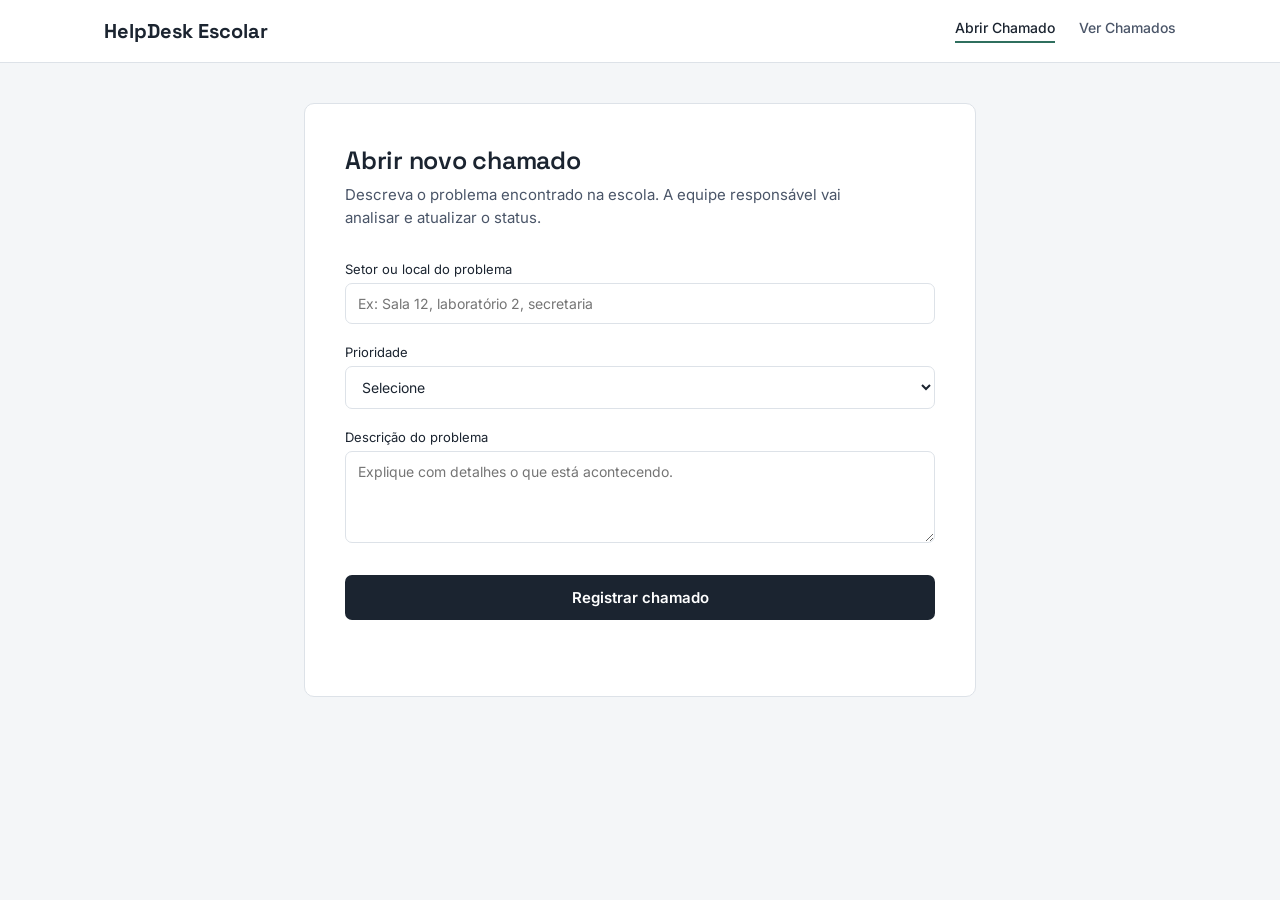
<file: helpdesk-main/index.html>
<!DOCTYPE html>
<html lang="pt-br">
<head>
    <meta charset="UTF-8">
    <meta name="viewport" content="width=device-width, initial-scale=1.0">
    <title>HelpDesk Escolar - Abrir Chamado</title>
    <link rel="stylesheet" href="style.css">
    <script src="JS/storage.js" defer></script>
    <script src="app.js" defer></script>
</head>
<body>
    <header class="topo">
        <div class="topo-conteudo">
            <span class="topo-marca">HelpDesk Escolar</span>

            <nav class="topo-nav">
                <a href="index.html" class="ativo">Abrir Chamado</a>
                <a href="chamados.html">Ver Chamados</a>
            </nav>
        </div>
    </header>

    <main class="conteudo">
        <div class="cartao">
            <h1>Abrir novo chamado</h1>

            <p class="subtitulo">
                Descreva o problema encontrado na escola.
                A equipe responsável vai analisar e atualizar o status.
            </p>

            <form id="form-chamado">
                <div class="campo">
                    <label for="setor">Setor ou local do problema</label>
                    <input
                        type="text"
                        id="setor"
                        name="setor"
                        placeholder="Ex: Sala 12, laboratório 2, secretaria"
                        required
                    >
                </div>

                <div class="campo">
                    <label for="prioridade">Prioridade</label>
                    <select id="prioridade" name="prioridade" required>
                        <option value="" disabled selected>Selecione</option>
                        <option value="Baixa">Baixa</option>
                        <option value="Média">Média</option>
                        <option value="Alta">Alta</option>
                    </select>
                </div>

                <div class="campo">
                    <label for="descricao">Descrição do problema</label>
                    <textarea
                        id="descricao"
                        name="descricao"
                        rows="4"
                        placeholder="Explique com detalhes o que está acontecendo."
                        required
                    ></textarea>
                </div>

                <button type="submit" class="botao-principal">
                    Registrar chamado
                </button>

                <p
                    id="mensagem-status"
                    class="mensagem-status"
                    role="status"
                    aria-live="polite"
                ></p>
            </form>
        </div>
    </main>
</body>
</html>
</file>
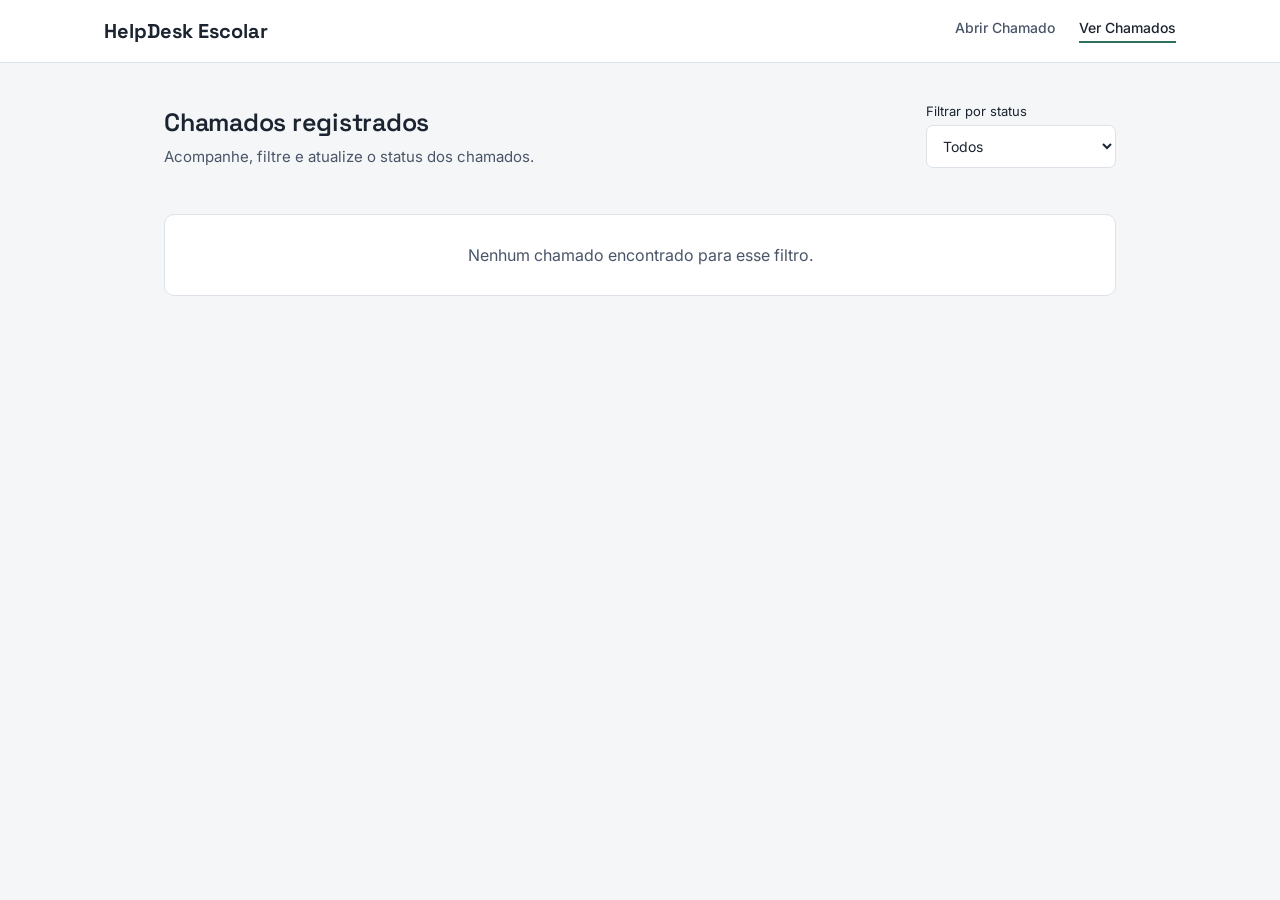
<file: helpdesk-main/chamados.html>
<!DOCTYPE html>
<html lang="pt-br">
<head>
    <meta charset="UTF-8">
    <meta name="viewport" content="width=device-width, initial-scale=1.0">
    <title>HelpDesk Escolar - Chamados</title>
    <link rel="stylesheet" href="style.css">

    <script src="JS/storage.js" defer></script>
    <script src="chamados.js" defer></script>
</head>
<body>
    <header class="topo">
        <div class="topo-conteudo">
            <span class="topo-marca">HelpDesk Escolar</span>

            <nav class="topo-nav">
                <a href="index.html">Abrir Chamado</a>
                <a href="chamados.html" class="ativo">Ver Chamados</a>
            </nav>
        </div>
    </header>

    <main class="conteudo conteudo-larga">

        <div class="cabecalho-lista">
            <div>
                <h1>Chamados registrados</h1>

                <p class="subtitulo">
                    Acompanhe, filtre e atualize o status dos chamados.
                </p>
            </div>

            <div class="campo campo-filtro">
                <label for="filtro-status">Filtrar por status</label>

                <select id="filtro-status">
                    <option value="Todos">Todos</option>
                    <option value="Aberto">Aberto</option>
                    <option value="Em andamento">Em andamento</option>
                    <option value="Resolvido">Resolvido</option>
                </select>
            </div>
        </div>

        <div id="lista-chamados" class="lista-chamados"></div>

        <p id="mensagem-vazia" class="mensagem-vazia" hidden>
            Nenhum chamado encontrado para esse filtro.
        </p>

    </main>
</body>
</html>
</file>
<file: helpdesk-main/style.css>
@import url('https://fonts.googleapis.com/css2?family=Space+Grotesk:wght@500;600;700&family=Inter:wght@400;500;600&display=swap');

:root {
    --tinta: #1B2430;
    --tinta-suave: #4A5568;
    --linha: #DDE2E8;
    --fundo: #F4F6F8;
    --superficie: #FFFFFF;
    --sinal: #2F6F5E;
    --sinal-fundo: #E7F1EE;
    --alerta: #B5502F;
    --foco: #2F6F5E;
}

* {
    box-sizing: border-box;
}

body {
    margin: 0;
    font-family: 'Inter', system-ui, sans-serif;
    background: var(--fundo);
    color: var(--tinta);
}

h1,
.topo-marca {
    font-family: 'Space Grotesk', 'Inter', system-ui, sans-serif;
}

/* Cabeçalho */

.topo {
    background: var(--superficie);
    border-bottom: 1px solid var(--linha);
}

.topo-conteudo {
    max-width: 1120px;
    margin: 0 auto;
    padding: 18px 24px;

    display: flex;
    align-items: center;
    justify-content: space-between;
    gap: 20px;
}

.topo-marca {
    font-size: 20px;
    font-weight: 700;
}

.topo-nav {
    display: flex;
    gap: 24px;
}

.topo-nav a {
    color: var(--tinta-suave);
    text-decoration: none;
    font-size: 14px;
    font-weight: 500;
    padding-bottom: 5px;
    border-bottom: 2px solid transparent;
}

.topo-nav a:hover,
.topo-nav a.ativo {
    color: var(--tinta);
    border-bottom-color: var(--sinal);
}

/* Conteúdo principal */

.conteudo {
    max-width: 720px;
    margin: 0 auto;
    padding: 40px 24px 80px;
}

.conteudo-larga {
    max-width: 1000px;
}

.cartao {
    background: var(--superficie);
    border: 1px solid var(--linha);
    border-radius: 10px;
    padding: 40px;
}

h1 {
    font-size: 25px;
    font-weight: 600;
    margin: 0 0 8px;
    letter-spacing: -0.01em;
}

.subtitulo {
    margin: 0 0 32px;
    color: var(--tinta-suave);
    font-size: 15px;
    line-height: 1.5;
    max-width: 60ch;
}

/* Formulário */

.campo {
    margin-bottom: 20px;
}

label {
    display: block;
    font-size: 13px;
    color: var(--tinta);
    margin-bottom: 6px;
}

input,
select,
textarea {
    width: 100%;
    padding: 11px 12px;
    border: 1px solid var(--linha);
    border-radius: 7px;
    font-size: 14px;
    font-family: inherit;
    color: var(--tinta);
    background: var(--superficie);
}

input:focus,
select:focus,
textarea:focus {
    outline: none;
    border-color: var(--foco);
    box-shadow: 0 0 0 3px rgba(47, 111, 94, 0.15);
}

textarea {
    resize: vertical;
}

/* Botão */

.botao-principal {
    width: 100%;
    padding: 13px;
    background: var(--tinta);
    color: var(--superficie);
    border: none;
    border-radius: 7px;
    font-size: 15px;
    font-weight: 600;
    font-family: inherit;
    cursor: pointer;
    margin-top: 8px;
}

.botao-principal:hover {
    background: #2A364A;
}

/* Mensagem de status */

.mensagem-status {
    min-height: 20px;
    margin: 16px 0 0;
    font-size: 14px;
    font-weight: 500;
}

.mensagem-status.sucesso {
    color: var(--sinal);
}

.mensagem-status.erro {
    color: var(--alerta);
}

/* Cabeçalho da listagem */

.cabecalho-lista {
    display: flex;
    align-items: flex-end;
    justify-content: space-between;
    gap: 24px;
    margin-bottom: 30px;
}

.cabecalho-lista .subtitulo {
    margin-bottom: 0;
}

.campo-filtro {
    min-width: 190px;
    margin-bottom: 0;
}

/* Lista de chamados */

.lista-chamados {
    display: grid;
    gap: 16px;
}

.cartao-chamado {
    background: var(--superficie);
    border: 1px solid var(--linha);
    border-radius: 10px;
    padding: 24px;
}

.cartao-chamado-topo {
    display: flex;
    justify-content: space-between;
    align-items: center;
    gap: 12px;
    margin-bottom: 18px;
}

.numero-chamado {
    font-size: 14px;
    font-weight: 600;
    color: var(--tinta-suave);
}

.badge-prioridade {
    padding: 5px 10px;
    border-radius: 20px;
    font-size: 12px;
    font-weight: 600;
}

.prioridade-baixa {
    background: #E7F1EE;
    color: #2F6F5E;
}

.prioridade-média {
    background: #FFF2D8;
    color: #946200;
}

.prioridade-alta {
    background: #FCE8E5;
    color: #B5502F;
}

.titulo-chamado {
    font-size: 18px;
    margin: 0 0 10px;
}

.descricao-chamado {
    color: var(--tinta-suave);
    font-size: 14px;
    line-height: 1.6;
    white-space: pre-wrap;
    overflow-wrap: anywhere;
    margin: 0 0 16px;
}

.data-chamado {
    display: block;
    color: var(--tinta-suave);
    font-size: 12px;
    margin-bottom: 20px;
}

.rodape-chamado {
    display: flex;
    align-items: center;
    justify-content: space-between;
    gap: 16px;
    border-top: 1px solid var(--linha);
    padding-top: 16px;
}

.rotulo-status {
    margin: 0;
    font-weight: 600;
}

.select-status {
    max-width: 190px;
}

/* Mensagem quando não há chamados */

.mensagem-vazia {
    text-align: center;
    color: var(--tinta-suave);
    background: var(--superficie);
    border: 1px solid var(--linha);
    border-radius: 10px;
    padding: 30px;
}

/* Responsividade */

@media (max-width: 600px) {
    .topo-conteudo {
        flex-direction: column;
        align-items: flex-start;
    }

    .topo-nav {
        gap: 18px;
    }

    .conteudo {
        padding: 24px 16px 50px;
    }

    .cartao {
        padding: 24px;
    }

    .cabecalho-lista {
        flex-direction: column;
        align-items: stretch;
    }

    .campo-filtro {
        width: 100%;
    }

    .rodape-chamado {
        align-items: flex-start;
        flex-direction: column;
    }

    .select-status {
        max-width: none;
    }
}
</file>
